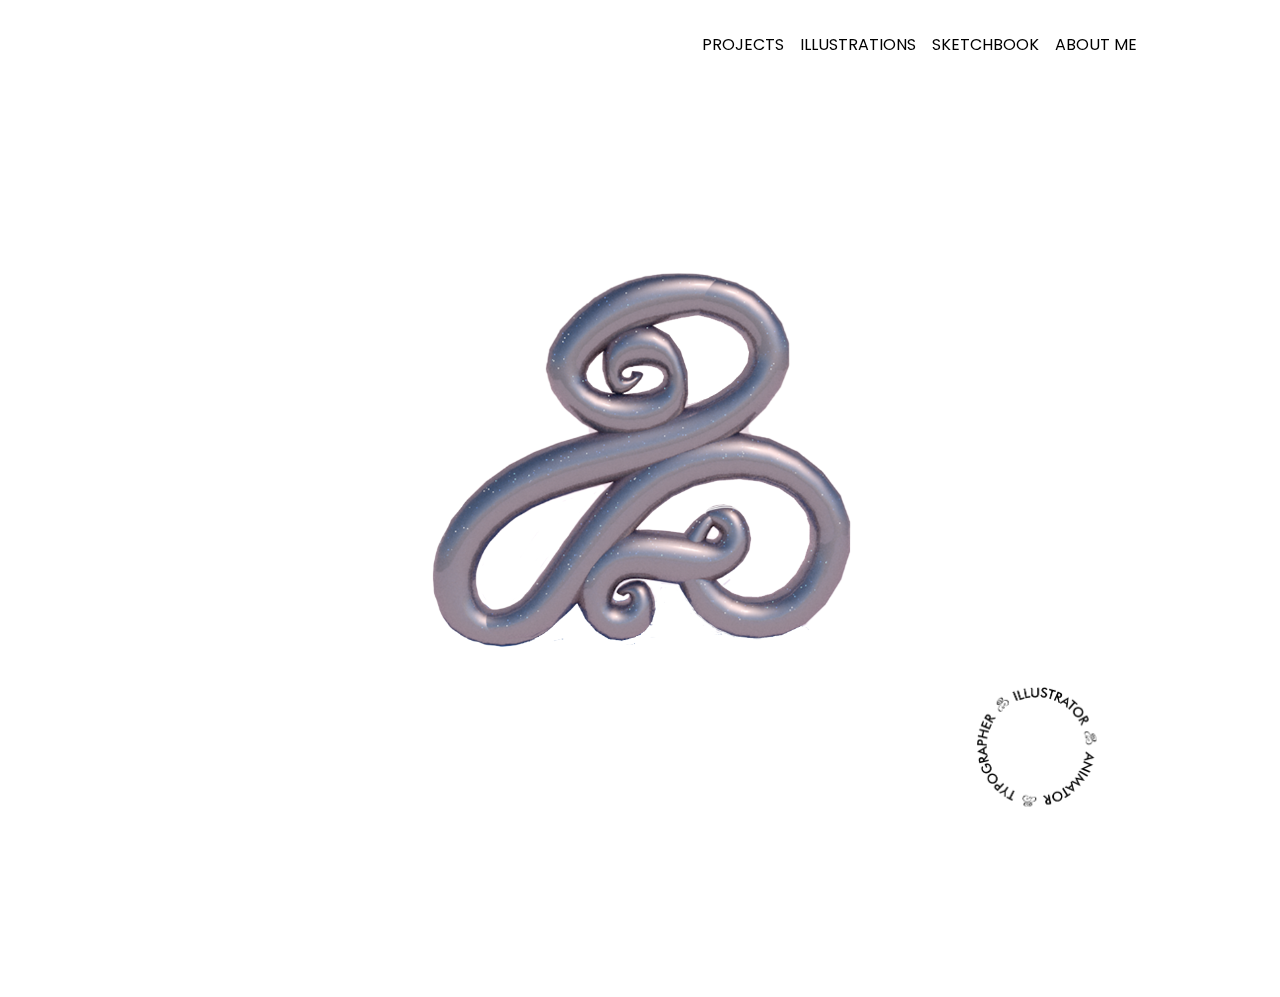
<file: index.html>
<!DOCTYPE html>
<html lang="en">
<head>
    <meta charset="UTF-8">
    <meta http-equiv="X-UA-Compatible" content="IE=edge">
    <meta name="viewport" content="width=device-width, initial-scale=1.0">
    <link rel="preconnect" href="https://fonts.googleapis.com">
    <link rel="preconnect" href="https://fonts.gstatic.com" crossorigin>
    <link href="https://fonts.googleapis.com/css2?family=Poppins:wght@600&display=swap" rel="stylesheet">
    <link rel="preconnect" href="https://fonts.googleapis.com">
    <link rel="preconnect" href="https://fonts.gstatic.com" crossorigin>
    <link href="https://fonts.googleapis.com/css2?family=Didact+Gothic&display=swap" rel="stylesheet">
    <link rel="icon" type="image/x-icon" href="Images/favicon.svg">
    <link rel="stylesheet" href="bs/css/bootstrap.css">
    <link rel="stylesheet" href="bs/css/mdb.css">
    <link rel="stylesheet" href="bs/css/style.css">
    <link rel="stylesheet" media="(max-width:500px)" href="mobile.css">
    <link rel="stylesheet" media="(min-width:501px) and (max-width:768px)" href="tablet.css">
    <link rel="stylesheet" media="(min-width:769px) and (max-width:1200px)" href="laptop.css">
    <link rel="stylesheet" media="(min-width:1201px)" href="wide.css">
    <title>Silver Hat</title>

    <style>
        .navbar{
            box-shadow: none !important;
            position: sticky;
            top: 0;
            width: 100%;
            background-color: white;
            z-index: 22;
            height: 10vh;
        }
        a{
            text-align: center;
            font-family: 'Poppins', sans-serif;
        }
        ::-webkit-scrollbar {
            display: none;
            -ms-overflow-style: none;  /* IE and Edge */
            scrollbar-width: none;  /* Firefox */
        }
        h5{
            font-family: 'Poppins', sans-serif;
            margin-top: 2vh;
            margin-bottom: 4vh;
        }
        #image {
            position: fixed;
            right: 0;
            bottom: 0;
            box-shadow: none;
            z-index: 21;
        }


        body {
            margin: 0;
            overflow-x: hidden;
        }
        .interaction{
            height: 80vh;
        }

        #hero {
            margin: 0;
            padding: 0;
            position: relative;
            background: white;
            z-index: 2;
            width: 100vw;
            overflow: hidden;
        }

        #hero-text {
            position: absolute;
            top: 0;
            left: 0;
            width: 100vw;
            height: 100vh;
            text-align: center;
            z-index: 20;
            color: white;
            transform: scale(1.1);
            display: flex;
            align-items: center;
            justify-content: center;
        }

        #hero-text > div {
            background: rgba(0, 0, 0, 0);
            padding: 50px;
            font-weight: 500;
            /* max-width: 50%; */
            /* margin: 0 auto; */
            font-size: 3rem;
        }

    </style>


</head>

<body>
<!---------Navbar---------->

<nav class="navbar navbar-expand-lg navbar-light bg-white py-3">
    <a class="navbar-brand" href="index.html">
    </a>
    <button class="navbar-toggler" data-toggle="collapse" data-target="#simpleNavbar">
        <span class="navbar-toggler-icon"></span>
    </button>
    <div class="collapse navbar-collapse" id="simpleNavbar">
        <ul class="navbar-nav ml-auto">
            <li class="nav-item">
                <a class="nav-link" href="Projects.html"><b>PROJECTS</b></a>
            </li>
            <li class="nav-item">
                <a class="nav-link" href="Illustrations.html"><b>ILLUSTRATIONS</b></a>
            </li>
            <li class="nav-item">
                <a class="nav-link" href="Sketchbook.html"><b>SKETCHBOOK</b></a>
            </li>
            <li class="nav-item">
                <a class="nav-link" href="About_Me.html"><b>ABOUT ME</b></a>
            </li>
        </ul>
    </div>
</nav>

<!-------------Rotating image---------------->
<div>
    <img id="image" src="Images/Rotate_logo.png" alt="Rotating Image">
</div>

<div class="interaction">
    <canvas id="glitterCanvas"></canvas>
    <div id="hero-text">
        <div>
            <img src="Images/Silver_logo.png" width="60%" alt="">
        </div>
    </div>
</div>
<script>
    const image = document.getElementById('image');
    let isScrolling = false;
    let rotationInterval;
    let rotationAngle = 0;
    const rotationSpeed = 1; // Adjust the rotation speed as needed

    function rotateImage() {
        rotationAngle += rotationSpeed;
        image.style.transform = `rotate(${rotationAngle}deg)`;
    }

    function startRotation() {
        rotationInterval = setInterval(() => {
            rotateImage();
        }, 4); // Adjust the rotation speed as needed
    }

    function stopRotation() {
        clearInterval(rotationInterval);
    }

    function handleScroll() {
        if (!isScrolling) {
            isScrolling = true;
            startRotation();
        }

        clearTimeout(isScrolling);
        isScrolling = setTimeout(() => {
            isScrolling = false;
            stopRotation();
        }, 200); // Adjust the delay value as needed
    }

    window.addEventListener('scroll', handleScroll);

</script>
<script>
    const cvs = document.getElementById("glitterCanvas");
    const c = cvs.getContext("2d");

    cvs.width = window.innerWidth;
    cvs.height = window.innerHeight;

    window.addEventListener("resize", function() {
        cvs.width = window.innerWidth;
        cvs.height = window.innerHeight;
    });

    let mouse = {
        x: undefined,
        y: undefined
    };

    window.addEventListener("mousemove", function(e) {
        mouse.x = event.x;
        mouse.y = event.y;
    });

    window.addEventListener("touchmove", function(e) {
        e.preventDefault(); // Prevent default touch behavior
        mouse.x = e.touches[0].clientX;
        mouse.y = e.touches[0].clientY;
    });

    // interactivity for touch devices
    cvs.addEventListener("touchstart", function(e) {
        glitterCircles.forEach(circle => {
            if (
                Math.abs(e.touches[0].clientX - circle.x) < 100 &&
                Math.abs(e.touches[0].clientY - circle.y) < 100 &&
                circle.opacity < 1
            ) {
                circle.opacity += 0.05;
            }
        });
    });

    cvs.addEventListener("touchend", function(e) {
        glitterCircles.forEach(circle => {
            if (circle.opacity > 0) {
                circle.opacity -= 0.05;
                circle.opacity = Math.max(0, circle.opacity);
            }
        });
    });


    class GlitterCircle {
        constructor(x, y, dx, dy, radius, color) {
            this.x = x;
            this.y = y;
            this.dx = dx;
            this.dy = dy;
            this.radius = radius;
            this.color = color;
            this.opacity = 1;
        }

        draw() {
            c.beginPath();
            c.arc(this.x, this.y, this.radius, 0, Math.PI * 2);
            c.closePath();
            c.save();
            c.globalAlpha = this.opacity;
            c.fillStyle = this.color;
            c.shadowBlur = 10;
            c.shadowColor = this.color;
            c.fill();
            c.restore();
        }

        update() {
            if (
                this.x + this.radius >= window.innerWidth ||
                this.x - this.radius <= 0
            ) {
                this.dx = -this.dx;
            }

            if (
                this.y + this.radius >= window.innerHeight ||
                this.y - this.radius <= 0
            ) {
                this.dy = -this.dy;
            }

            this.x += this.dx;
            this.y += this.dy;

            // interactivity
            if (
                Math.abs(mouse.x - this.x) < 180 &&
                Math.abs(mouse.y - this.y) < 180 &&
                this.opacity < 1
            ) {
                this.opacity += 0.08;
            } else if (this.opacity > 0) {
                this.opacity -= 0.08;
                this.opacity = Math.max(0, this.opacity);
            }

        }
    }

    let glitterCircles = [];

    for (let i = 0; i < 400; i++) {
        let radius = Math.random() * 10 + 2;
        let x = Math.random() * window.innerWidth;
        let dx = (Math.random() - 0.5) * 1;
        let y = Math.random() * window.innerHeight;
        let dy = (Math.random() - 0.5) * 1;
        let colorArray = ["#FFFFFF", "#EDEDED", "#C0C0C0", "#D3D3D3"];
        let color = colorArray[Math.floor(Math.random() * colorArray.length)];
        glitterCircles.push(new GlitterCircle(x, y, dx, dy, radius, color));
    }

    function animate() {
        requestAnimationFrame(animate);
        c.clearRect(0, 0, window.innerWidth, window.innerHeight);

        glitterCircles.forEach(circle => {
            circle.update();
            circle.draw();
        });
    }

    animate();
</script>

<script src="bs/js/jquery.js"></script>
<script src="bs/js/popper.js"></script>
<script src="bs/js/bootstrap.js"></script>
<script src="bs/js/mdb.js"></script>

</body>
</html>
</file>
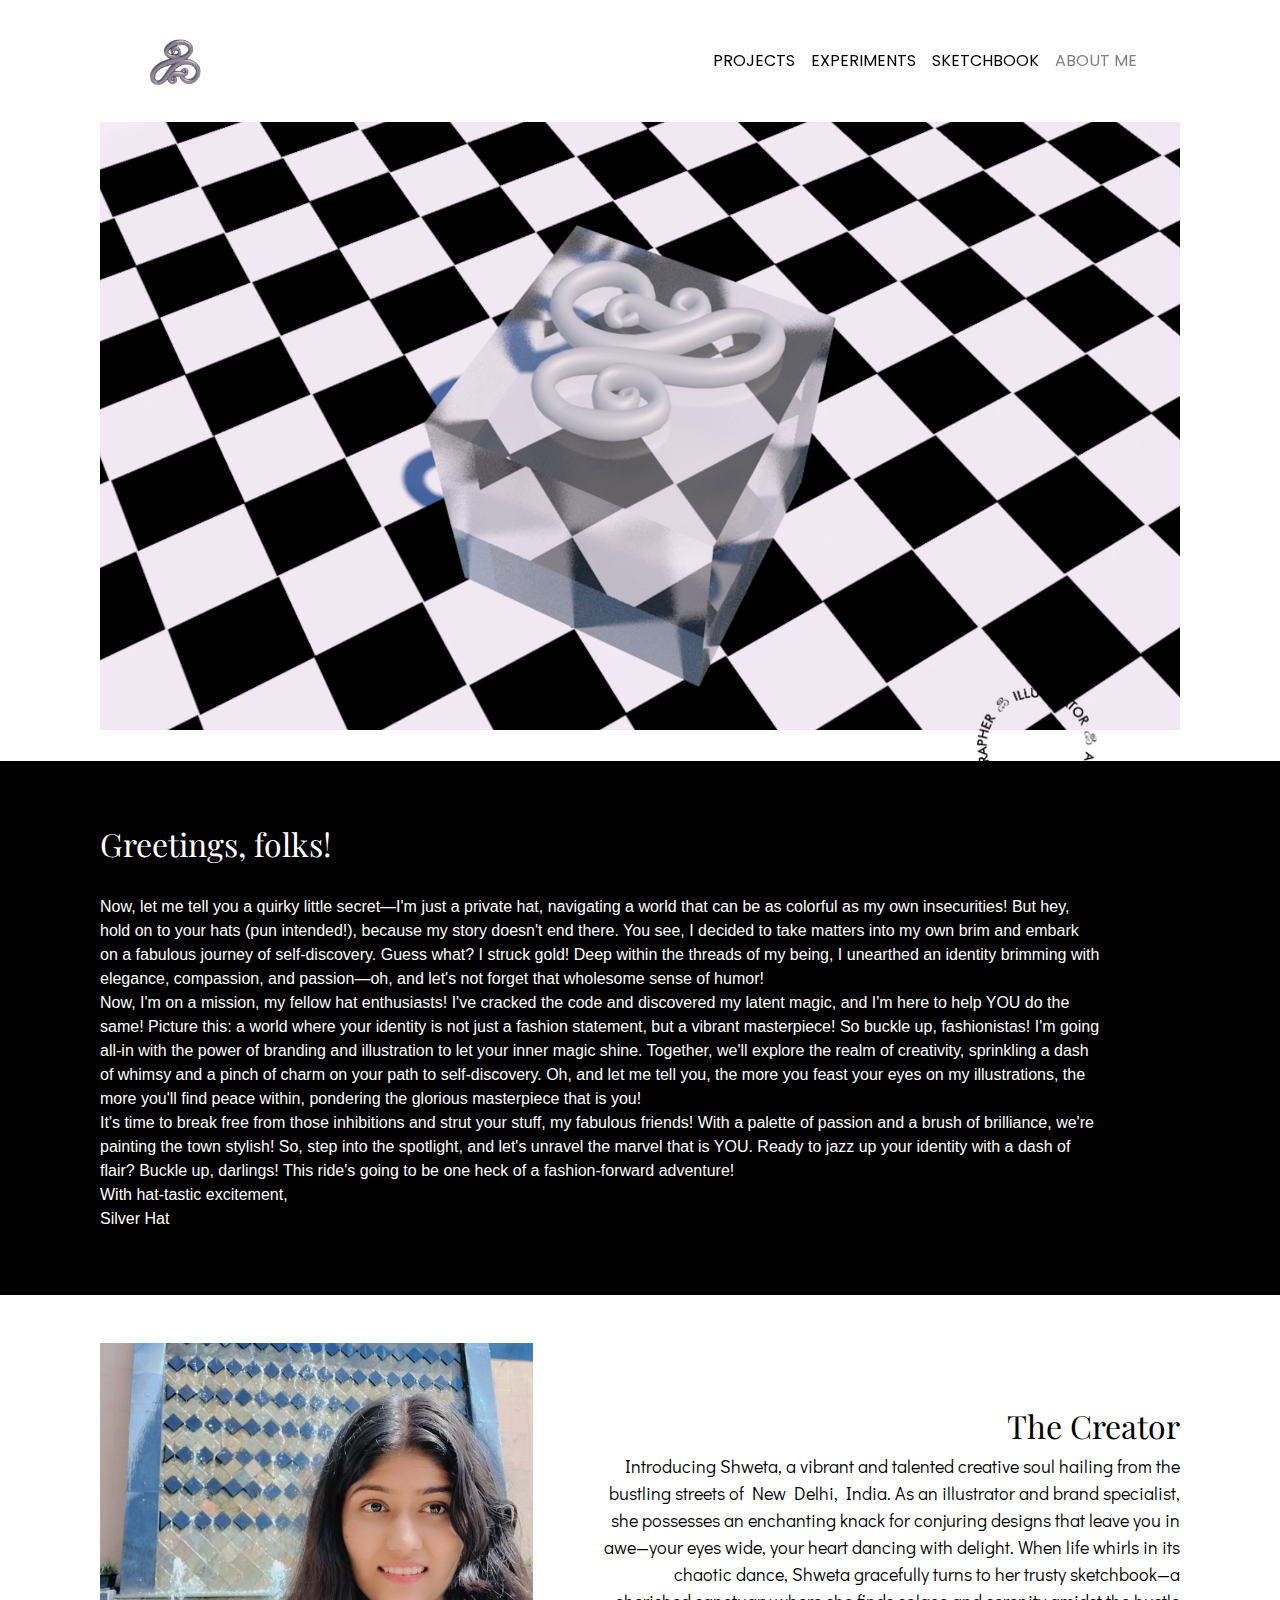
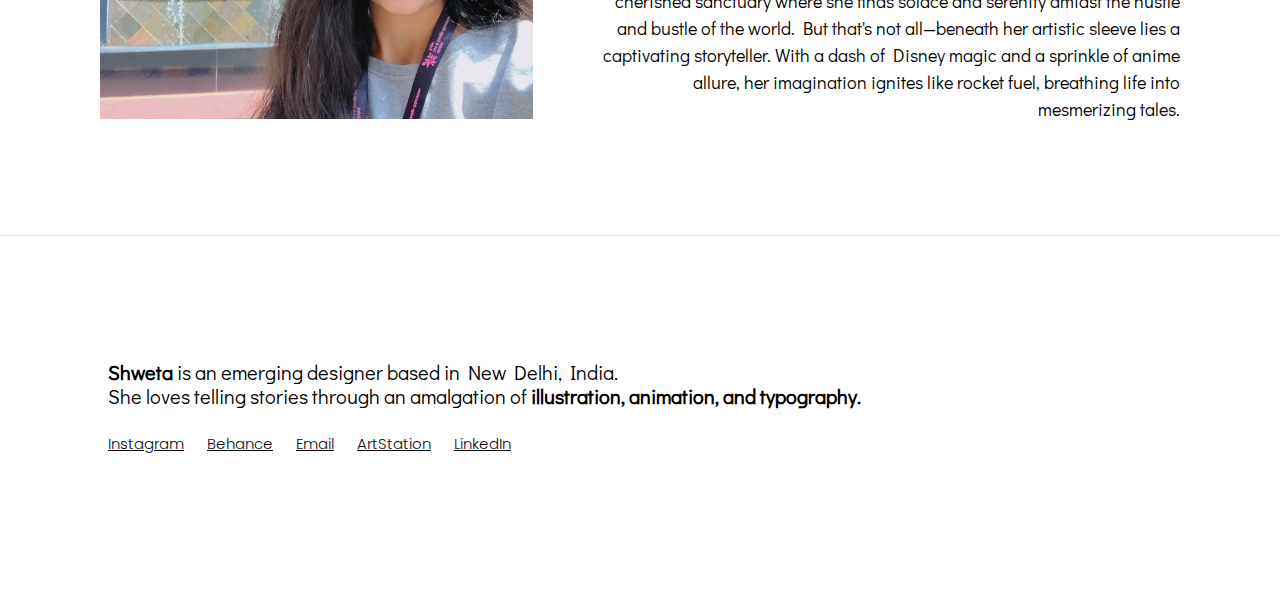
<file: About_Me.html>
<!DOCTYPE html>
<html lang="en">
<head>
  <meta charset="UTF-8">
  <meta http-equiv="X-UA-Compatible" content="IE=edge">
  <meta name="viewport" content="width=device-width, initial-scale=1.0">
  <link rel="preconnect" href="https://fonts.googleapis.com">
  <link rel="preconnect" href="https://fonts.gstatic.com" crossorigin>
  <link href="https://fonts.googleapis.com/css2?family=Poppins:wght@600&display=swap" rel="stylesheet">
  <link rel="preconnect" href="https://fonts.googleapis.com">
  <link rel="preconnect" href="https://fonts.gstatic.com" crossorigin>
  <link href="https://fonts.googleapis.com/css2?family=Didact+Gothic&display=swap" rel="stylesheet">
  <link rel="preconnect" href="https://fonts.googleapis.com">
  <link rel="preconnect" href="https://fonts.gstatic.com" crossorigin>
  <link href="https://fonts.googleapis.com/css2?family=Playfair+Display:wght@700&display=swap" rel="stylesheet">
  <link rel="icon" type="image/x-icon" href="Images/favicon.svg">
  <link rel="stylesheet" href="bs/css/bootstrap.css">
  <link rel="stylesheet" href="bs/css/mdb.css">
  <link rel="stylesheet" href="bs/css/style.css">
  <link rel="stylesheet" media="(max-width:500px)" href="mobile.css">
  <link rel="stylesheet" media="(min-width:501px) and (max-width:768px)" href="tablet.css">
  <link rel="stylesheet" media="(min-width:769px) and (max-width:1200px)" href="laptop.css">
  <link rel="stylesheet" media="(min-width:1201px)" href="wide.css">
  <title>Silver Hat | About Me</title>

  <style>

    .custom-cursor {
      cursor: url('Images/cursor.png'), pointer;
    }

    .navbar{
      box-shadow: none !important;
      position: sticky;
      top: 0;
      width: 100%;
      background-color: white;
      z-index: 2;
    }
    .active-head{
      color: grey !important;
    }
    a{
      text-align: center;
      font-family: 'Poppins', sans-serif;
    }
    ::-webkit-scrollbar {
      display: none;
      -ms-overflow-style: none;  /* IE and Edge */
      scrollbar-width: none;  /* Firefox */
    }

    #image {
      position: fixed;
      right: 0;
      bottom: 0;
      box-shadow: none;
      z-index: 1;
    }


    body{
      background-color: white;
      color: black;
    }
    h4{
      font-family: 'Playfair Display', serif;
      text-align: left;
      color: black;
    }
    .body-text{
      font-size: 18px;
      font-family: 'Didact Gothic', sans-serif;
    }
    h2,h4{
      font-family: 'Playfair Display', serif;
    }

    .footer-text{
      font-family: 'Didact Gothic', sans-serif;
      color: black !important;
    }
    .links{
      font-family: 'Didact Gothic', sans-serif;
      font-size: 15px;
    }
    .links a{
      color: #0d0d0d !important;
      margin-right: 20px;
    }
    .footer-box{
      height: 40vh;
      width: 100%;
      background-color: white !important;
    }

  </style>
</head>
<body>

<!--------------navbar-------------->
<nav class="navbar navbar-expand-lg navbar-light bg-white py-3">
  <a class="navbar-brand" href="index.html">
    <img src="Images/Silver_logo.png" class="custom-cursor" width="80px">
  </a>
  <button class="navbar-toggler" data-toggle="collapse" data-target="#simpleNavbar">
    <span class="navbar-toggler-icon custom-cursor"></span>
  </button>
  <div class="collapse navbar-collapse" id="simpleNavbar">
    <ul class="navbar-nav ml-auto">
      <li class="nav-item">
        <a class="nav-link custom-cursor" href="Projects.html"><b>PROJECTS</b></a>
      </li>
      <li class="nav-item">
        <a class="nav-link custom-cursor" href="Illustrations.html"><b>EXPERIMENTS</b></a>
      </li>
      <li class="nav-item">
        <a class="nav-link custom-cursor" href="Sketchbook.html"><b>SKETCHBOOK</b></a>
      </li>
      <li class="nav-item">
        <a class="nav-link active-head custom-cursor" href="About_Me.html"><b>ABOUT ME</b></a>
      </li>
    </ul>
  </div>
</nav>

<div class="main-body mb-5">
<!-------------Rotating image---------------->
<div>
  <img id="image" src="Images/Rotate_logo.png" alt="Rotating Image">
</div>

<!------------Project-items-------------->

  <div class="matter">

  <div>
    <video autoplay loop muted width="100%" class="mb-4">
      <source src="Images/Silver/Image_11.mp4" type="video/mp4">
    </video>
  </div>

  </div>

  <div class="py-5 black-matter">
    <p class="body-text"><h2>Greetings, folks!</h2>

      <br>Now, let me tell you a quirky little secret—I'm just a private hat, navigating a world that can be as colorful as my own insecurities! But hey, hold on to your hats (pun intended!), because my story doesn't end there.

      You see, I decided to take matters into my own brim and embark on a fabulous journey of self-discovery. Guess what? I struck gold! Deep within the threads of my being, I unearthed an identity brimming with elegance, compassion, and passion—oh, and let's not forget that wholesome sense of humor!

      <br>Now, I'm on a mission, my fellow hat enthusiasts! I've cracked the code and discovered my latent magic, and I'm here to help YOU do the same! Picture this: a world where your identity is not just a fashion statement, but a vibrant masterpiece!

      So buckle up, fashionistas! I'm going all-in with the power of branding and illustration to let your inner magic shine. Together, we'll explore the realm of creativity, sprinkling a dash of whimsy and a pinch of charm on your path to self-discovery.

      Oh, and let me tell you, the more you feast your eyes on my illustrations, the more you'll find peace within, pondering the glorious masterpiece that is you!

      <br>It's time to break free from those inhibitions and strut your stuff, my fabulous friends! With a palette of passion and a brush of brilliance, we're painting the town stylish!

      So, step into the spotlight, and let's unravel the marvel that is YOU. Ready to jazz up your identity with a dash of flair? Buckle up, darlings! This ride's going to be one heck of a fashion-forward adventure!

      <br>With hat-tastic excitement,
      <br>Silver Hat</p>
  </div>

  <div class="matter mt-5">
  <div class="row">
    <div class="col-md-5">
      <img src="Images/My_image.png" width="100%" alt="">
    </div>
    <div class="col-md-7 py-5 body-text right-align pl-5">
      <p><h2>The Creator <br></h2>Introducing <b>Shweta</b>, a vibrant and talented creative soul hailing from the bustling streets of New Delhi, India. As an illustrator and brand specialist, she possesses an enchanting knack for conjuring designs that leave you in awe—your eyes wide, your heart dancing with delight.

        When life whirls in its chaotic dance, Shweta gracefully turns to her trusty sketchbook—a cherished sanctuary where she finds solace and serenity amidst the hustle and bustle of the world. But that's not all—beneath her artistic sleeve lies a captivating storyteller. With a dash of Disney magic and a sprinkle of anime allure, her imagination ignites like rocket fuel, breathing life into mesmerizing tales.</p>
    </div>
  </div>
  </div>
</div>

<!----------------Footer---------------------->

<hr>

<div class="footer-box padding-text">
  <h5 class="footer-text"><b>
    <b>Shweta</b> is an emerging designer based in New Delhi, India.
    <br>She loves telling stories through an amalgation of <b>illustration, animation, and typography.</b></b>
  </h5>
  <div class="links mt-4">
    <a href="https://www.instagram.com/your_silver_hat/" target="_blank" class="custom-cursor"><u>Instagram</u></a>
    <a href="https://www.behance.net/shwetasingh43" target="_blank" class="custom-cursor"><u>Behance</u></a>
    <a href="mailto:silverhatexpress@gmail.com" target="_blank" class="custom-cursor"><u>Email</u></a>
    <a href="https://www.artstation.com/shweta6" target="_blank" class="custom-cursor"><u>ArtStation</u></a>
    <a href="https://www.linkedin.com/in/shweta-0609aa222/" target="_blank" class="custom-cursor"><u>LinkedIn</u></a>
  </div>
</div>


<script>
  const image = document.getElementById('image');
  let isScrolling = false;
  let rotationInterval;
  let rotationAngle = 0;
  const rotationSpeed = 1; // Adjust the rotation speed as needed

  function rotateImage() {
    rotationAngle += rotationSpeed;
    image.style.transform = `rotate(${rotationAngle}deg)`;
  }

  function startRotation() {
    rotationInterval = setInterval(() => {
      rotateImage();
    }, 4); // Adjust the rotation speed as needed
  }

  function stopRotation() {
    clearInterval(rotationInterval);
  }

  function handleScroll() {
    if (!isScrolling) {
      isScrolling = true;
      startRotation();
    }

    clearTimeout(isScrolling);
    isScrolling = setTimeout(() => {
      isScrolling = false;
      stopRotation();
    }, 200); // Adjust the delay value as needed
  }

  window.addEventListener('scroll', handleScroll);

</script>
<script src="bs/js/jquery.js"></script>
<script src="bs/js/popper.js"></script>
<script src="bs/js/bootstrap.js"></script>
<script src="bs/js/mdb.js"></script>

</body>
</html>
</file>
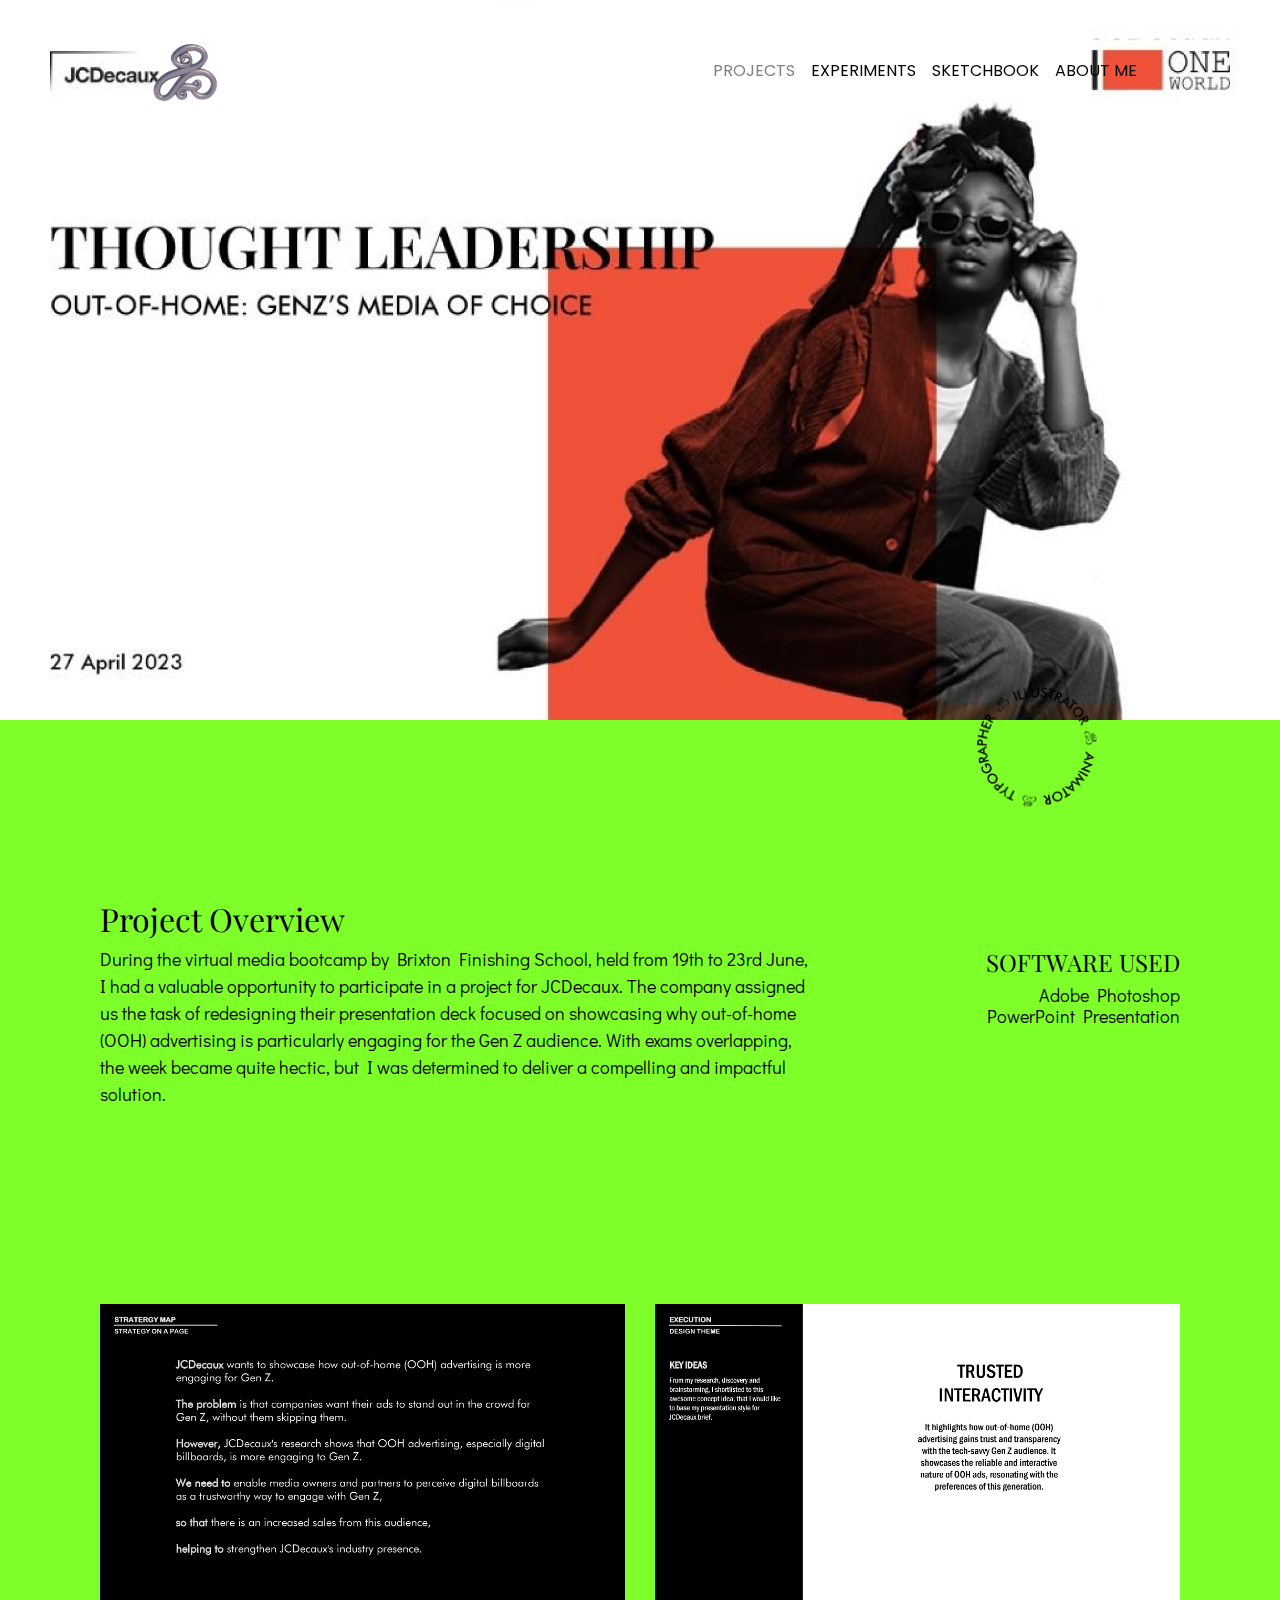
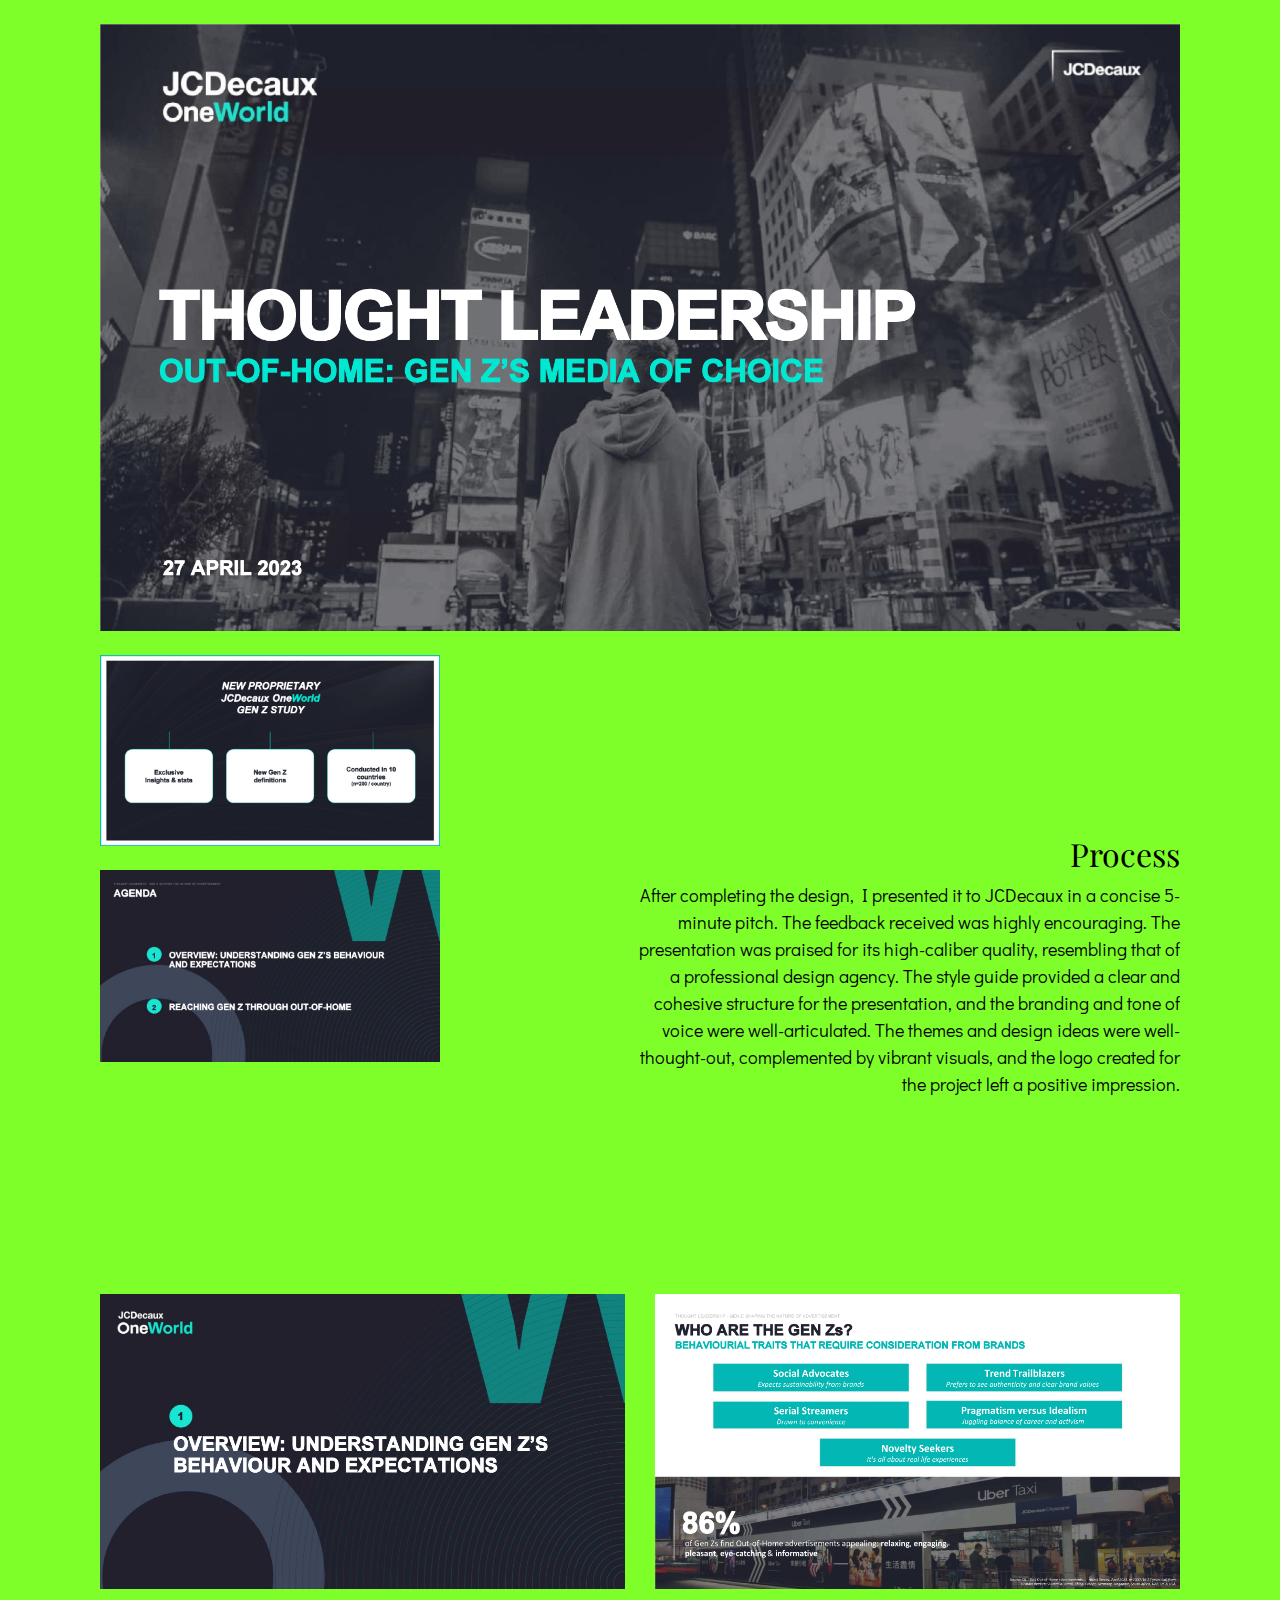
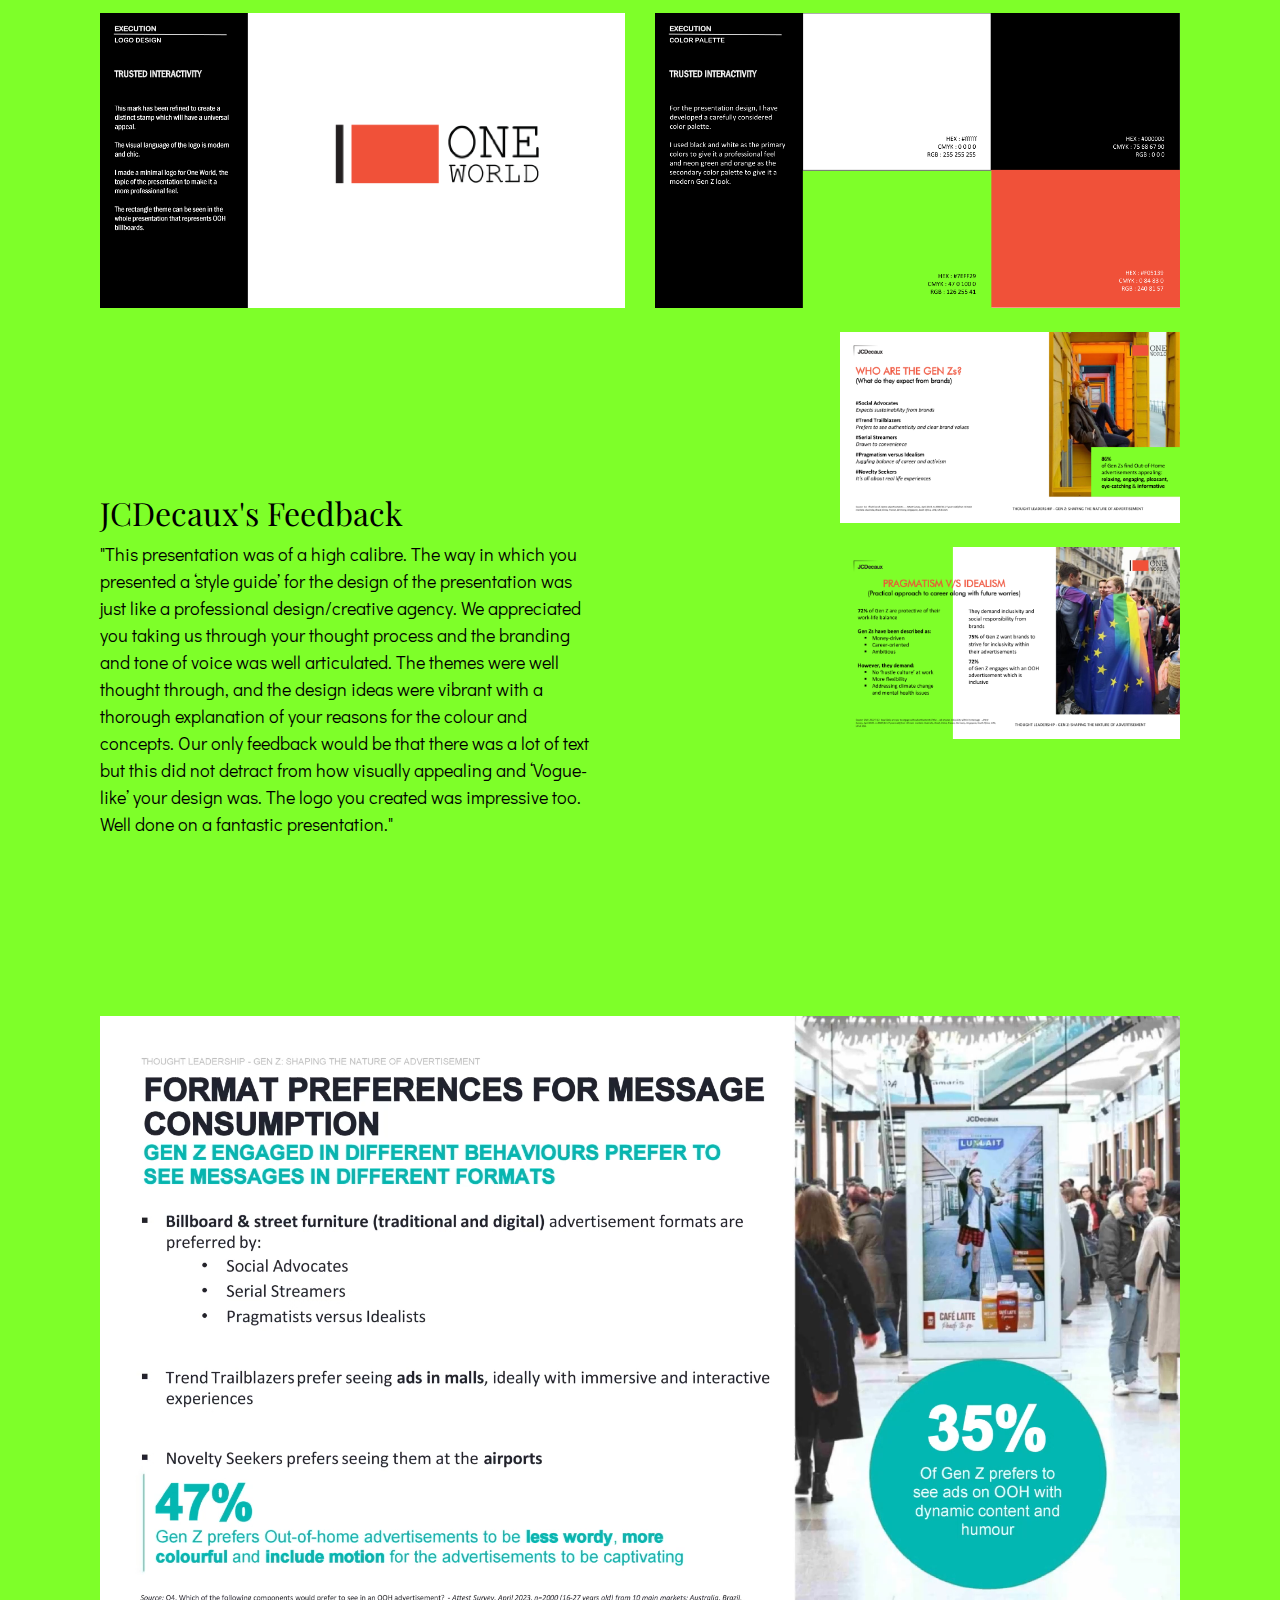
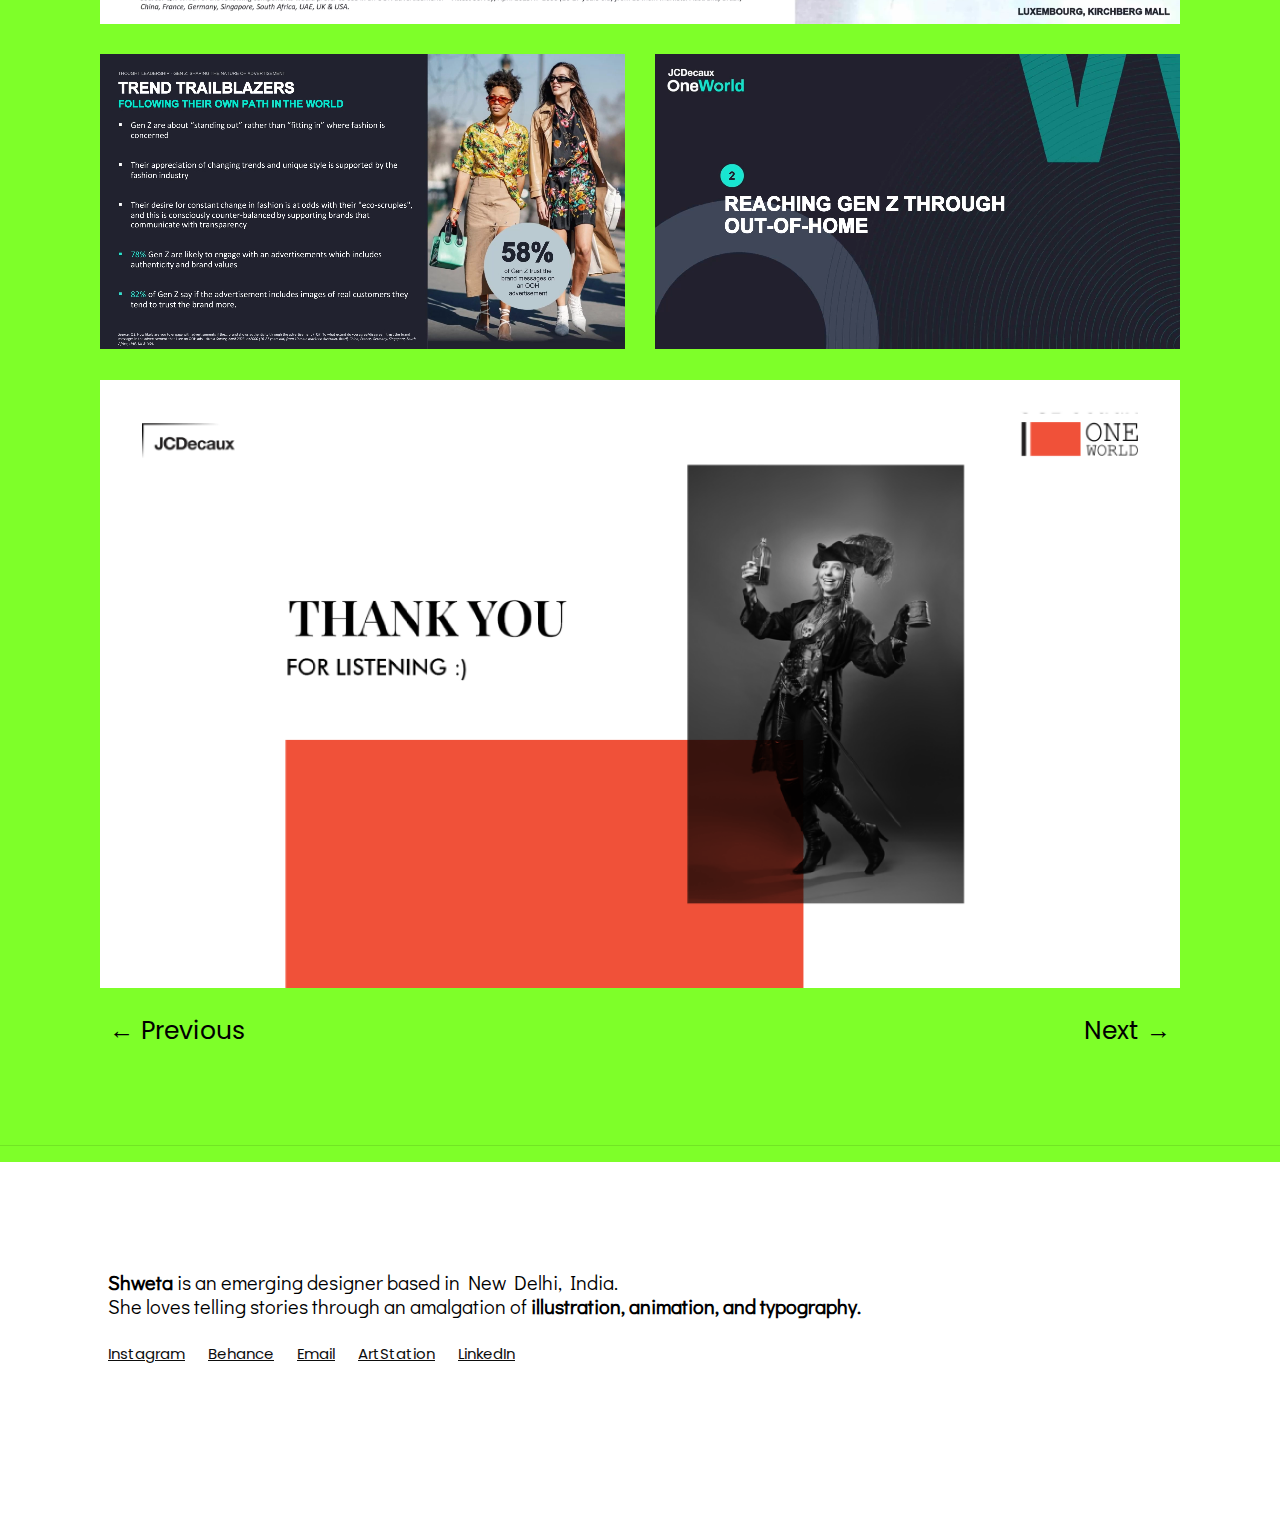
<file: JCDecaux.html>
<!DOCTYPE html>
<html lang="en">
<head>
    <meta charset="UTF-8">
    <meta http-equiv="X-UA-Compatible" content="IE=edge">
    <meta name="viewport" content="width=device-width, initial-scale=1.0">
    <link rel="preconnect" href="https://fonts.googleapis.com">
    <link rel="preconnect" href="https://fonts.gstatic.com" crossorigin>
    <link href="https://fonts.googleapis.com/css2?family=Poppins:wght@600&display=swap" rel="stylesheet">
    <link rel="preconnect" href="https://fonts.googleapis.com">
    <link rel="preconnect" href="https://fonts.gstatic.com" crossorigin>
    <link href="https://fonts.googleapis.com/css2?family=Didact+Gothic&display=swap" rel="stylesheet">
    <link rel="preconnect" href="https://fonts.googleapis.com">
    <link rel="preconnect" href="https://fonts.gstatic.com" crossorigin>
    <link href="https://fonts.googleapis.com/css2?family=Playfair+Display:wght@700&display=swap" rel="stylesheet">
    <link rel="icon" type="image/x-icon" href="Images/favicon.svg">
    <link rel="stylesheet" href="bs/css/bootstrap.css">
    <link rel="stylesheet" href="bs/css/mdb.css">
    <link rel="stylesheet" href="bs/css/style.css">
    <link rel="stylesheet" media="(max-width:500px)" href="mobile.css">
    <link rel="stylesheet" media="(min-width:501px) and (max-width:768px)" href="tablet.css">
    <link rel="stylesheet" media="(min-width:769px) and (max-width:1200px)" href="laptop.css">
    <link rel="stylesheet" media="(min-width:1201px)" href="wide.css">
    <title>JCDecaux | Presentation Redesign</title>

    <style>

        .custom-cursor {
            cursor: url('Images/cursor.png'), pointer;
        }

        .navbar{
            box-shadow: none !important;
            position: fixed;
            top: 0;
            width: 100%;
            z-index: 2;
        }
        .active-head{
            color: grey !important;
        }
        a{
            text-align: center;
            font-family: 'Poppins', sans-serif;
        }
        ::-webkit-scrollbar {
            display: none;
            -ms-overflow-style: none;  /* IE and Edge */
            scrollbar-width: none;  /* Firefox */
        }

        #image {
            position: fixed;
            right: 0;
            bottom: 0;
            box-shadow: none;
            z-index: 1;
        }


        body{
            background-color: #7eff29;
            color: black;
        }
        h2,h4{
            font-family: 'Playfair Display', serif;
        }
        .body-text{
            font-size: 18px;
            font-family: 'Didact Gothic', sans-serif;
        }
        .left-text-padding{
            padding-top: 18vh !important;
            padding-bottom: 18vh !important;
            padding-right: 25vh !important;
        }

        .left-arrow{
            display: block;
            width: 50%;
            float: left;
            font-size: 25px;
            color: black;
        }
        .left-arrow a,.right-arrow a{
            color: black !important;
        }
        .right-arrow{
            display: block;
            width: 50%;
            float: right;
            text-align: right;
            font-size: 25px;
            color: black;
        }

        .footer-text{
            font-family: 'Didact Gothic', sans-serif;
            color: black !important;
        }
        .links{
            font-family: 'Didact Gothic', sans-serif;
            font-size: 15px;
        }
        .links a{
            color: #0d0d0d !important;
            margin-right: 20px;
        }
        .footer-box{
            height: 40vh;
            width: 100%;
            background-color: white !important;
        }

    </style>
</head>
<body>

<!--------------navbar-------------->
<nav class="navbar navbar-expand-lg navbar-light bg-white py-3">
    <a class="navbar-brand" href="1ndex.html">
        <img src="Images/Silver_logo.png" class="custom-cursor" width="100px">
    </a>
    <button class="navbar-toggler" data-toggle="collapse" data-target="#simpleNavbar">
        <span class="navbar-toggler-icon custom-cursor"></span>
    </button>
    <div class="collapse navbar-collapse" id="simpleNavbar">
        <ul class="navbar-nav ml-auto">
            <li class="nav-item">
                <a class="nav-link active-head custom-cursor" href="Projects.html"><b>PROJECTS</b></a>
            </li>
            <li class="nav-item">
                <a class="nav-link custom-cursor" href="Illustrations.html"><b>EXPERIMENTS</b></a>
            </li>
            <li class="nav-item">
                <a class="nav-link custom-cursor" href="Sketchbook.html"><b>SKETCHBOOK</b></a>
            </li>
            <li class="nav-item">
                <a class="nav-link custom-cursor" href="About_Me.html"><b>ABOUT ME</b></a>
            </li>
        </ul>
    </div>
</nav>

<!----------Main Image------------------>
<div>
    <img src="Images/JCDecaux/Image_01.png" width="100%" alt="">
</div>

<!----------------------Content------------------->
<div class="matter main-body my-5">

    <!-------------Rotating image---------------->
    <div>
        <img id="image" src="Images/Rotate_logo.png" alt="Rotating Image">
    </div>

    <!----------------------Project Overview--------------------->
    <div class="row top-margin">
        <div class="col-md-8">
            <h2>Project Overview</h2>
            <p class="body-text">During the virtual media bootcamp by Brixton Finishing School, held from 19th to
                23rd June, I had a valuable opportunity to participate in a project for JCDecaux. The company assigned us the task of
                redesigning their presentation deck focused on showcasing why out-of-home (OOH) advertising is particularly engaging for
                the Gen Z audience. With exams overlapping, the week became quite hectic, but I was determined to deliver a compelling and
                impactful solution.</p>
        </div>
        <div class="col-md-4 right-align mt-5"><b>
            <h4>SOFTWARE USED</h4>
            <h6 class="body-text">Adobe Photoshop
                <br>PowerPoint Presentation</h6>
        </div>
    </div>

    <div class="row">
        <div class="col-md-6 mb-4">
            <img src="Images/JCDecaux/Image_02.png" width="100%">
        </div>
        <div class="col-md-6 mb-4">
            <img src="Images/JCDecaux/Image_03.png" width="100%">
        </div>
    </div>
    <div class="mb-4">
        <img src="Images/JCDecaux/Image_04.png" width="100%">
    </div>

    <!----------------Process----------------->
    <div class="row">
        <div class="col-md-4">
            <div class="row-md-6 mb-4">
                <img src="Images/JCDecaux/Image_05.png" width="100%">
            </div>
            <div class="row-md-6 mb-4">
                <img src="Images/JCDecaux/Image_06.png" width="100%">
            </div>
        </div>
        <div class="col-md-8 right-align right-text-padding">
            <h2>Process</h2>
            <p class="body-text">
                After completing the design, I presented it to JCDecaux in a concise 5-minute pitch. The feedback received was highly
                encouraging. The presentation was praised for its high-caliber quality, resembling that of a professional design agency.
                The style guide provided a clear and cohesive structure for the presentation, and the branding and tone of voice were
                well-articulated. The themes and design ideas were well-thought-out, complemented by vibrant visuals, and the logo created
                for the project left a positive impression.</p>
        </div>
    </div>

    <div class="row">
        <div class="col-md-6 mb-4">
                <img src="Images/JCDecaux/Image_07.png" width="100%">
            </div>
            <div class="col-md-6 mb-4">
                <img src="Images/JCDecaux/Image_08.png" width="100%">
            </div>
        </div>

        <div class="row">
            <div class="col-md-6 mb-4">
                    <img src="Images/JCDecaux/Image_09.png" width="100%">
                </div>
                <div class="col-md-6 mb-4">
                    <img src="Images/JCDecaux/Image_10.png" width="100%">
                </div>
            </div>

    <!---------------Type Guidelines----------------->
    <div class="row">
        <div class="col-md-8 left-text-padding">
            <h2>JCDecaux's Feedback</h2>
            <p class="body-text">
                "This presentation was of a high calibre.
                The way in which you presented a ‘style guide’ for the design of the presentation was just like a professional
                design/creative agency.
                We appreciated you taking us through your thought process and the branding and tone of voice was well
                articulated. The themes were well thought through, and the design ideas were vibrant with a thorough
                explanation of your reasons for the colour and concepts.
                Our only feedback would be that there was a lot of text but this did not detract from how visually appealing
                and ‘Vogue-like’ your design was.
                The logo you created was impressive too.
                Well done on a fantastic presentation."</p>
        </div>
        <div class="col-md-4">
            <div class="row-md-6 mb-4">
                <img src="Images/JCDecaux/Image_14.png" width="100%">
            </div>
            <div class="row-md-6 mb-4">
                <img src="Images/JCDecaux/Image_15.png" width="100%">
            </div>
        </div>
    </div>

    <div>
        <video width="100%" class="mb-4" autoplay loop muted>
            <source src="Images/JCDecaux/Image_13.mp4" type="video/mp4">
        </video>
    </div>

    <div class="row">
        <div class="col-md-6 mb-4">
            <video width="100%" autoplay loop muted>
                <source src="Images/JCDecaux/Image_11.mp4" type="video/mp4">
            </video>
        </div>
        <div class="col-md-6 mb-4">
            <video width="100%" autoplay loop muted>
                <source src="Images/JCDecaux/Image_12.mp4" type="video/mp4">
            </video>
        </div>
    </div>

    <div class="mb-4">
        <img src="Images/JCDecaux/Image_16.png" width="100%" alt="">
    </div>

    <!---------------------Arrows-------------------->
    <div class="row px-4">
        <div class="left-arrow">
            <a href="Virasat.html" class="mb-5 custom-cursor">&#8592; Previous</a>
        </div>
        <div class="right-arrow pb-5">
            <a href="Enigma.html" class="custom-cursor"> Next &#8594;</a>
        </div>
    </div>
</div>

<!----------------Footer---------------------->

<hr>

<div class="footer-box padding-text">
    <h5 class="footer-text"><b>
        <b>Shweta</b> is an emerging designer based in New Delhi, India.
        <br>She loves telling stories through an amalgation of <b>illustration, animation, and typography.</b></b>
    </h5>
    <div class="links mt-4">
        <a href="https://www.instagram.com/your_silver_hat/" target="_blank" class="custom-cursor"><u>Instagram</u></a>
        <a href="https://www.behance.net/shwetasingh43" target="_blank" class="custom-cursor"><u>Behance</u></a>
        <a href="mailto:silverhatexpress@gmail.com" target="_blank" class="custom-cursor"><u>Email</u></a>
        <a href="https://www.artstation.com/shweta6" target="_blank" class="custom-cursor"><u>ArtStation</u></a>
        <a href="https://www.linkedin.com/in/shweta-0609aa222/" target="_blank" class="custom-cursor"><u>LinkedIn</u></a>
    </div>
</div>


<script>
    const image = document.getElementById('image');
    let isScrolling = false;
    let rotationInterval;
    let rotationAngle = 0;
    const rotationSpeed = 1; // Adjust the rotation speed as needed

    function rotateImage() {
        rotationAngle += rotationSpeed;
        image.style.transform = `rotate(${rotationAngle}deg)`;
    }

    function startRotation() {
        rotationInterval = setInterval(() => {
            rotateImage();
        }, 4); // Adjust the rotation speed as needed
    }

    function stopRotation() {
        clearInterval(rotationInterval);
    }

    function handleScroll() {
        if (!isScrolling) {
            isScrolling = true;
            startRotation();
        }

        clearTimeout(isScrolling);
        isScrolling = setTimeout(() => {
            isScrolling = false;
            stopRotation();
        }, 200); // Adjust the delay value as needed
    }

    window.addEventListener('scroll', handleScroll);

</script>
<script src="bs/js/jquery.js"></script>
<script src="bs/js/popper.js"></script>
<script src="bs/js/bootstrap.js"></script>
<script src="bs/js/mdb.js"></script>

</body>
</html>
</file>
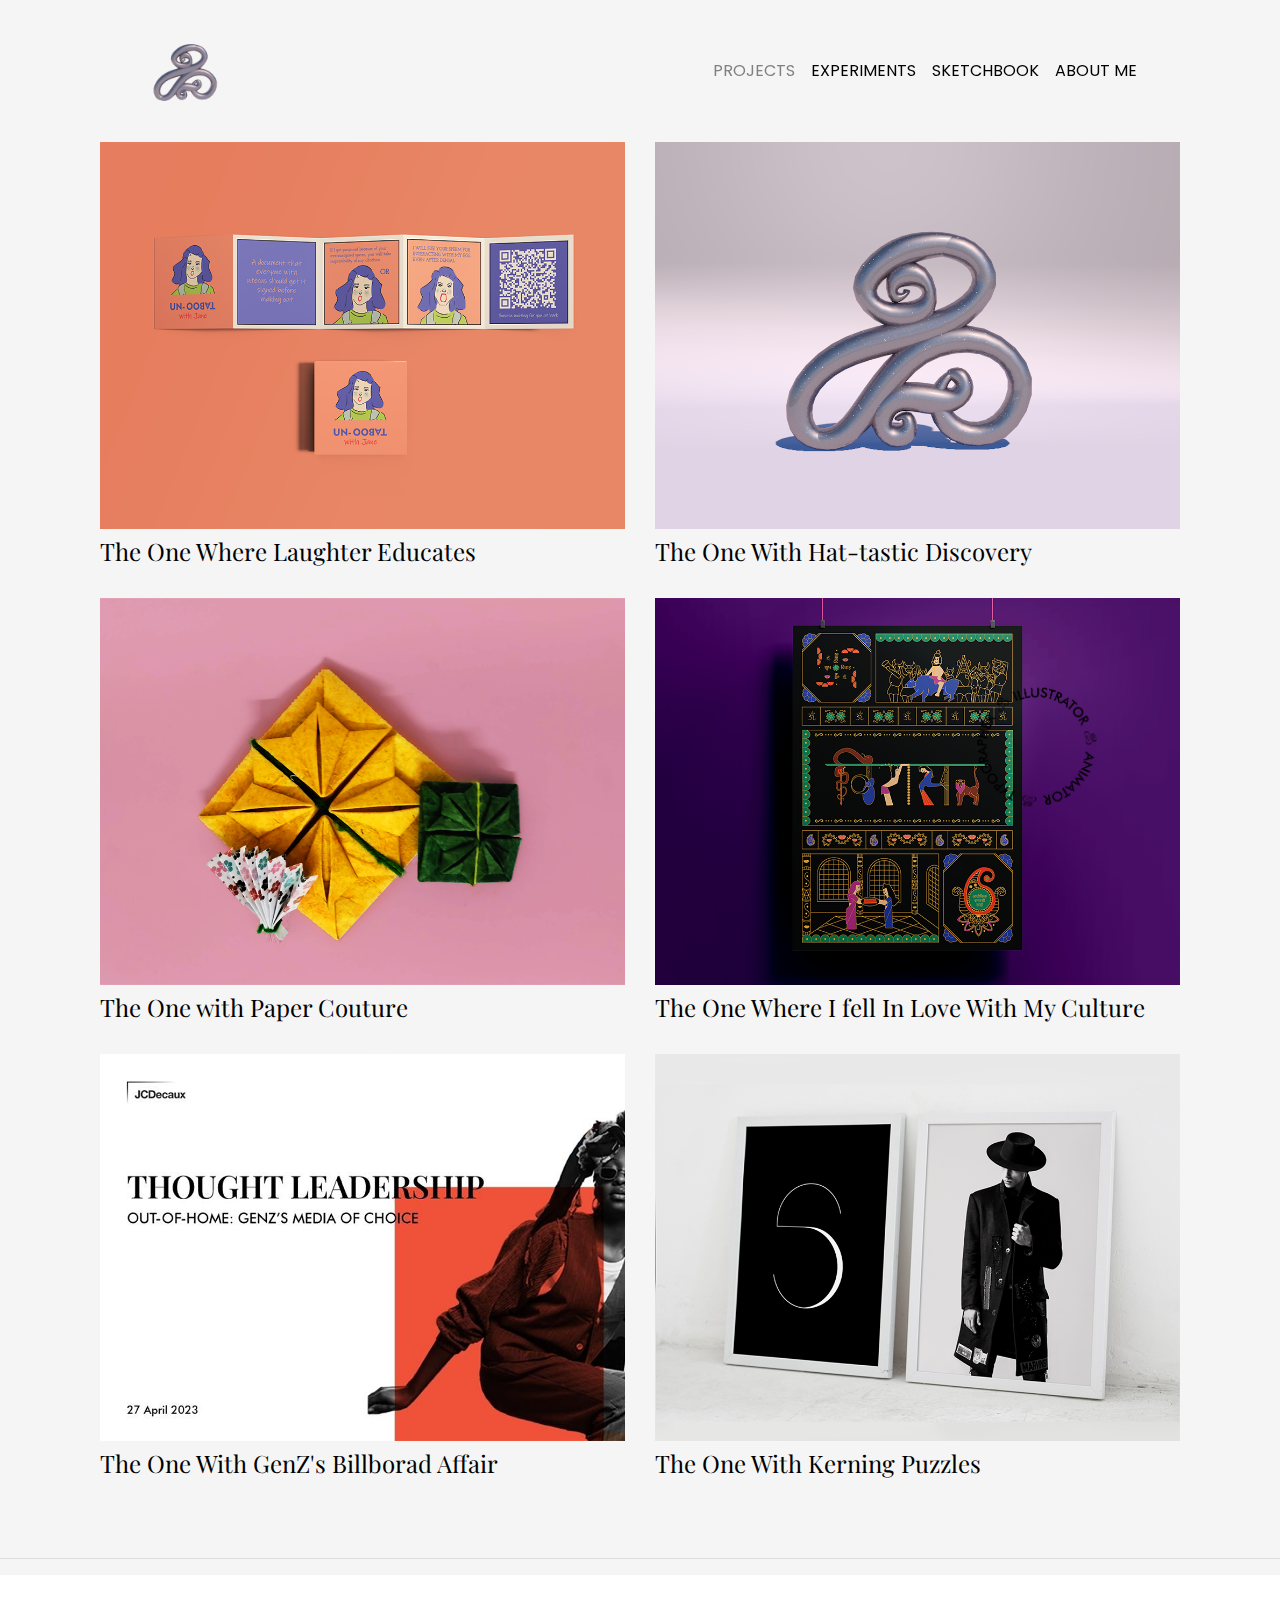
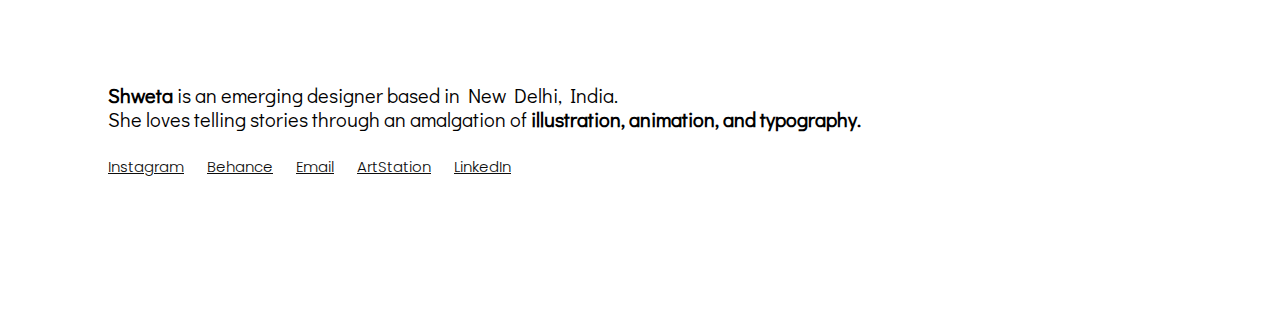
<file: Projects.html>
<!DOCTYPE html>
<html lang="en">
<head>
  <meta charset="UTF-8">
  <meta http-equiv="X-UA-Compatible" content="IE=edge">
  <meta name="viewport" content="width=device-width, initial-scale=1.0">
  <link rel="preconnect" href="https://fonts.googleapis.com">
  <link rel="preconnect" href="https://fonts.gstatic.com" crossorigin>
  <link href="https://fonts.googleapis.com/css2?family=Poppins:wght@600&display=swap" rel="stylesheet">
  <link rel="preconnect" href="https://fonts.googleapis.com">
  <link rel="preconnect" href="https://fonts.gstatic.com" crossorigin>
  <link href="https://fonts.googleapis.com/css2?family=Didact+Gothic&display=swap" rel="stylesheet">
  <link rel="preconnect" href="https://fonts.googleapis.com">
  <link rel="preconnect" href="https://fonts.gstatic.com" crossorigin>
  <link href="https://fonts.googleapis.com/css2?family=Playfair+Display:wght@700&display=swap" rel="stylesheet">
  <link rel="icon" type="image/x-icon" href="Images/favicon.svg">
  <link rel="stylesheet" href="bs/css/bootstrap.css">
  <link rel="stylesheet" href="bs/css/mdb.css">
  <link rel="stylesheet" href="bs/css/style.css">
  <link rel="stylesheet" media="(max-width:500px)" href="mobile.css">
  <link rel="stylesheet" media="(min-width:501px) and (max-width:768px)" href="tablet.css">
  <link rel="stylesheet" media="(min-width:769px) and (max-width:1200px)" href="laptop.css">
  <link rel="stylesheet" media="(min-width:1201px)" href="wide.css">
  <title>Silver Hat | Projects</title>

  <style>

    .custom-cursor {
      cursor: url('Images/cursor.png'), pointer;
    }

    .navbar{
      box-shadow: none !important;
      position: sticky;
      top: 0;
      width: 100%;
      z-index: 2;
      background-color: whitesmoke;
    }
    .active-head{
      color: grey !important;
    }
    a{
      text-align: center;
      font-family: 'Poppins', sans-serif;
    }
    ::-webkit-scrollbar {
      display: none;
      -ms-overflow-style: none;  /* IE and Edge */
      scrollbar-width: none;  /* Firefox */
    }

    #image {
      position: fixed;
      right: 0;
      bottom: 0;
      box-shadow: none;
      z-index: 1;
    }


    body{
      background-color: whitesmoke;
      color: black;
    }
    h4{
      font-family: 'Playfair Display', serif;
      text-align: left;
      color: black;
    }
    .image-container {
      overflow: hidden;
    }

    .image-container img {
      filter: grayscale(0%);
      transition: filter 0.3s ease;
    }

    .image-container img:hover {
      filter: grayscale(100%);
    }



    .footer-text{
      font-family: 'Didact Gothic', sans-serif;
      color: black !important;
    }
    .links{
      font-family: 'Didact Gothic', sans-serif;
      font-size: 15px;
    }
    .links a{
      color: #0d0d0d !important;
      margin-right: 20px;
    }
    .footer-box{
      height: 40vh;
      width: 100%;
      background-color: white !important;
    }

  </style>
</head>
<body>

<!--------------navbar-------------->
<nav class="navbar navbar-expand-lg navbar-light bg-white py-3">
  <a class="navbar-brand" href="index.html">
    <img src="Images/Silver_logo.png" class="custom-cursor" width="100px">
  </a>
  <button class="navbar-toggler" data-toggle="collapse" data-target="#simpleNavbar">
    <span class="navbar-toggler-icon custom-cursor"></span>
  </button>
  <div class="collapse navbar-collapse" id="simpleNavbar">
    <ul class="navbar-nav ml-auto">
      <li class="nav-item">
        <a class="nav-link active-head custom-cursor" href="Projects.html"><b>PROJECTS</b></a>
      </li>
      <li class="nav-item">
        <a class="nav-link custom-cursor" href="Illustrations.html"><b>EXPERIMENTS</b></a>
      </li>
      <li class="nav-item">
        <a class="nav-link custom-cursor" href="Sketchbook.html"><b>SKETCHBOOK</b></a>
      </li>
      <li class="nav-item">
        <a class="nav-link custom-cursor" href="About_Me.html"><b>ABOUT ME</b></a>
      </li>
    </ul>
  </div>
</nav>

<!----------------------Content------------------->
<div class="matter main-body mb-5">

  <!-------------Rotating image---------------->
  <div>
    <img id="image" src="Images/Rotate_logo.png" alt="Rotating Image">
  </div>

  <!----------------Images---------------------->
  <div class="row">
    <div class="col-md-6 mb-4 image-container">
      <a href="Un-taboo%20with%20Jane.html"><img src="Images/Cover/Jane.png" class="custom-cursor" width="100%" alt="">
      <h4 class="pt-2">The One Where Laughter Educates</h4></a>
    </div>
    <div class="col-md-6 mb-4 image-container">
      <a href="Silver%20Hat.html"><img src="Images/Cover/Silver.png" class="custom-cursor" width="100%" alt="">
      <h4 class="pt-2">The One With Hat-tastic Discovery</h4></a>
    </div>
  </div>

  <div class="row">
    <div class="col-md-6 mb-4 image-container">
      <a href="Reincarne.html"><img src="Images/Cover/Reincarne.png" class="custom-cursor" width="100%" alt="">
      <h4 class="pt-2">The One with Paper Couture</h4></a>
    </div>
    <div class="col-md-6 mb-4 image-container">
      <a href="Virasat.html"><img src="Images/Cover/Viraasat.png"  class="custom-cursor" width="100%" alt="">
      <h4 class="pt-2">The One Where I fell In Love With My Culture</h4></a>
    </div>
  </div>

  <div class="row">
    <div class="col-md-6 mb-4 image-container">
      <a href="JCDecaux.html"><img src="Images/Cover/JCDecaux.png" class="custom-cursor" width="100%" alt="">
      <h4 class="pt-2">The One With GenZ's Billborad Affair</h4></a>
    </div>
    <div class="col-md-6 mb-4 image-container">
      <a href="Enigma.html"><img src="Images/Cover/Enigma.png" class="custom-cursor" width="100%" alt="">
      <h4 class="pt-2">The One With Kerning Puzzles</h4></a>
    </div>
  </div>
  
</div>

<!----------------Footer---------------------->

<hr>

<div class="footer-box padding-text">
  <h5 class="footer-text"><b>
    <b>Shweta</b> is an emerging designer based in New Delhi, India.
    <br>She loves telling stories through an amalgation of <b>illustration, animation, and typography.</b></b>
  </h5>
  <div class="links mt-4">
    <a href="https://www.instagram.com/your_silver_hat/" target="_blank" class="custom-cursor"><u>Instagram</u></a>
    <a href="https://www.behance.net/shwetasingh43" target="_blank" class="custom-cursor"><u>Behance</u></a>
    <a href="mailto:silverhatexpress@gmail.com" target="_blank" class="custom-cursor"><u>Email</u></a>
    <a href="https://www.artstation.com/shweta6" target="_blank" class="custom-cursor"><u>ArtStation</u></a>
    <a href="https://www.linkedin.com/in/shweta-0609aa222/" target="_blank" class="custom-cursor"><u>LinkedIn</u></a>
  </div>
</div>


<script>
  const image = document.getElementById('image');
  let isScrolling = false;
  let rotationInterval;
  let rotationAngle = 0;
  const rotationSpeed = 1; // Adjust the rotation speed as needed

  function rotateImage() {
    rotationAngle += rotationSpeed;
    image.style.transform = `rotate(${rotationAngle}deg)`;
  }

  function startRotation() {
    rotationInterval = setInterval(() => {
      rotateImage();
    }, 4); // Adjust the rotation speed as needed
  }

  function stopRotation() {
    clearInterval(rotationInterval);
  }

  function handleScroll() {
    if (!isScrolling) {
      isScrolling = true;
      startRotation();
    }

    clearTimeout(isScrolling);
    isScrolling = setTimeout(() => {
      isScrolling = false;
      stopRotation();
    }, 200); // Adjust the delay value as needed
  }

  window.addEventListener('scroll', handleScroll);

</script>
<script src="bs/js/jquery.js"></script>
<script src="bs/js/popper.js"></script>
<script src="bs/js/bootstrap.js"></script>
<script src="bs/js/mdb.js"></script>

</body>
</html>
</file>
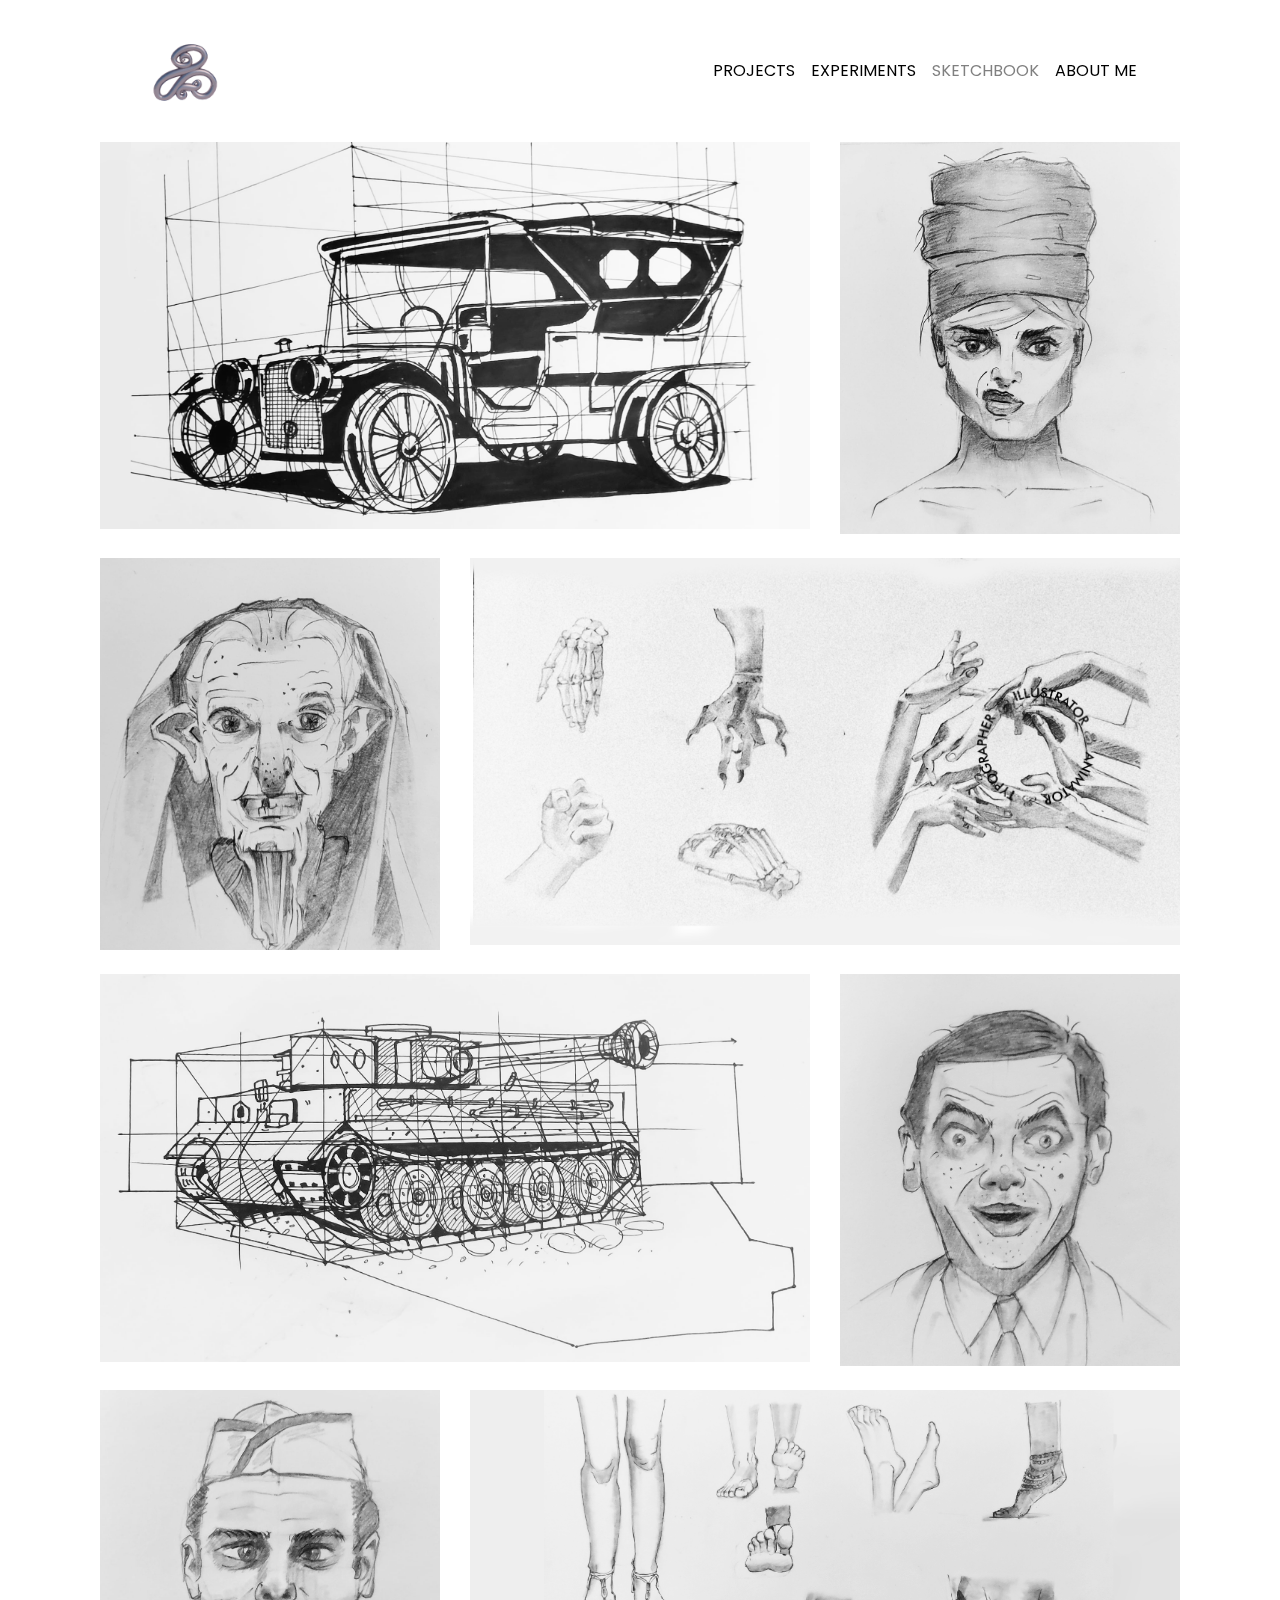
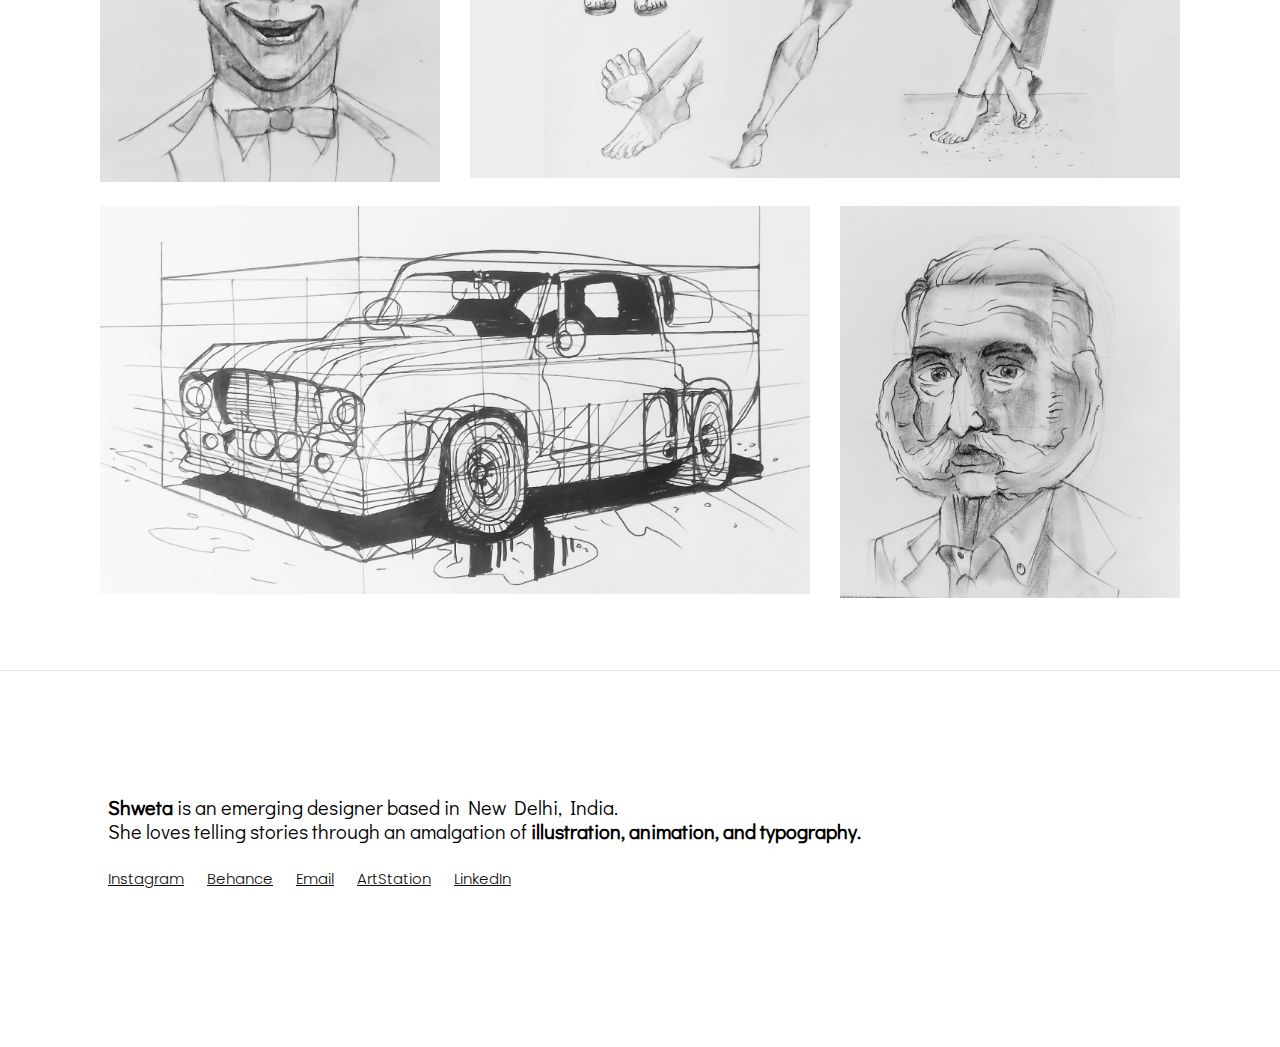
<file: Sketchbook.html>
<!DOCTYPE html>
<html lang="en">
<head>
  <meta charset="UTF-8">
  <meta http-equiv="X-UA-Compatible" content="IE=edge">
  <meta name="viewport" content="width=device-width, initial-scale=1.0">
  <link rel="preconnect" href="https://fonts.googleapis.com">
  <link rel="preconnect" href="https://fonts.gstatic.com" crossorigin>
  <link href="https://fonts.googleapis.com/css2?family=Poppins:wght@600&display=swap" rel="stylesheet">
  <link rel="preconnect" href="https://fonts.googleapis.com">
  <link rel="preconnect" href="https://fonts.gstatic.com" crossorigin>
  <link href="https://fonts.googleapis.com/css2?family=Didact+Gothic&display=swap" rel="stylesheet">
  <link rel="preconnect" href="https://fonts.googleapis.com">
  <link rel="preconnect" href="https://fonts.gstatic.com" crossorigin>
  <link href="https://fonts.googleapis.com/css2?family=Playfair+Display:wght@700&display=swap" rel="stylesheet">
  <link rel="icon" type="image/x-icon" href="Images/favicon.svg">
  <link rel="stylesheet" href="bs/css/bootstrap.css">
  <link rel="stylesheet" href="bs/css/mdb.css">
  <link rel="stylesheet" href="bs/css/style.css">
  <link rel="stylesheet" media="(max-width:500px)" href="mobile.css">
  <link rel="stylesheet" media="(min-width:501px) and (max-width:768px)" href="tablet.css">
  <link rel="stylesheet" media="(min-width:769px) and (max-width:1200px)" href="laptop.css">
  <link rel="stylesheet" media="(min-width:1201px)" href="wide.css">
  <title>Silver Hat | Sketchbook</title>

  <style>

    .custom-cursor {
      cursor: url('Images/cursor.png'), pointer;
    }

    .navbar{
      box-shadow: none !important;
      position: sticky;
      top: 0;
      width: 100%;
      background-color: white;
      z-index: 2;
    }
    .active-head{
      color: grey !important;
    }
    a{
      text-align: center;
      font-family: 'Poppins', sans-serif;
    }
    ::-webkit-scrollbar {
      display: none;
      -ms-overflow-style: none;  /* IE and Edge */
      scrollbar-width: none;  /* Firefox */
    }

    #image {
      position: fixed;
      right: 0;
      bottom: 0;
      box-shadow: none;
      z-index: 1;
    }


    body{
      background-color: white;
      color: black;
    }
    h4{
      font-family: 'Playfair Display', serif;
      text-align: left;
      color: black;
    }



    .footer-text{
      font-family: 'Didact Gothic', sans-serif;
      color: black !important;
    }
    .links{
      font-family: 'Didact Gothic', sans-serif;
      font-size: 15px;
    }
    .links a{
      color: #0d0d0d !important;
      margin-right: 20px;
    }
    .footer-box{
      height: 40vh;
      width: 100%;
      background-color: white !important;
    }

  </style>
</head>
<body>

<!--------------navbar-------------->
<nav class="navbar navbar-expand-lg navbar-light bg-white py-3">
  <a class="navbar-brand" href="index.html">
    <img src="Images/Silver_logo.png" class="custom-cursor" width="100px">
  </a>
  <button class="navbar-toggler" data-toggle="collapse" data-target="#simpleNavbar">
    <span class="navbar-toggler-icon custom-cursor"></span>
  </button>
  <div class="collapse navbar-collapse" id="simpleNavbar">
    <ul class="navbar-nav ml-auto">
      <li class="nav-item">
        <a class="nav-link custom-cursor" href="Projects.html"><b>PROJECTS</b></a>
      </li>
      <li class="nav-item">
        <a class="nav-link custom-cursor" href="Illustrations.html"><b>EXPERIMENTS</b></a>
      </li>
      <li class="nav-item">
        <a class="nav-link active-head custom-cursor" href="Sketchbook.html"><b>SKETCHBOOK</b></a>
      </li>
      <li class="nav-item">
        <a class="nav-link custom-cursor" href="About_Me.html"><b>ABOUT ME</b></a>
      </li>
    </ul>
  </div>
</nav>

<!----------------------Content------------------->
<div class="matter main-body mb-5">

  <!-------------Rotating image---------------->
  <div>
    <img id="image" src="Images/Rotate_logo.png" alt="Rotating Image">
  </div>

  <!----------------Images---------------------->

  <div class="row">
    <div class="col-md-8 mb-4">
      <img src="Images/Sketchbook/Sketch_01.png" width="100%" alt="">
    </div>
    <div class="col-md-4 mb-4">
      <img src="Images/Sketchbook/Sketch_02.png" width="100%" alt="">
    </div>
  </div>

  <div class="row">
    <div class="col-md-4 mb-4">
      <img src="Images/Sketchbook/Sketch_03.png" width="100%" alt="">
    </div>
    <div class="col-md-8 mb-4">
      <img src="Images/Sketchbook/Sketch_04.png" width="100%" alt="">
    </div>
  </div>

  <div class="row">
    <div class="col-md-8 mb-4">
      <img src="Images/Sketchbook/Sketch_05.png" width="100%" alt="">
    </div>
    <div class="col-md-4 mb-4">
      <img src="Images/Sketchbook/Sketch_06.png" width="100%" alt="">
    </div>
  </div>

  <div class="row">
    <div class="col-md-4 mb-4">
      <img src="Images/Sketchbook/Sketch_07.png" width="100%" alt="">
    </div>
    <div class="col-md-8 mb-4">
      <img src="Images/Sketchbook/Sketch_08.png" width="100%" alt="">
    </div>
  </div>

  <div class="row">
    <div class="col-md-8 mb-4">
      <img src="Images/Sketchbook/Sketch_09.png" width="100%" alt="">
    </div>
    <div class="col-md-4 mb-4">
      <img src="Images/Sketchbook/Sketch_10.png" width="100%" alt="">
    </div>
  </div>


</div>

<!----------------Footer---------------------->

<hr>

<div class="footer-box padding-text">
  <h5 class="footer-text"><b>
    <b>Shweta</b> is an emerging designer based in New Delhi, India.
    <br>She loves telling stories through an amalgation of <b>illustration, animation, and typography.</b></b>
  </h5>
  <div class="links mt-4">
    <a href="https://www.instagram.com/your_silver_hat/" target="_blank" class="custom-cursor"><u>Instagram</u></a>
    <a href="https://www.behance.net/shwetasingh43" target="_blank" class="custom-cursor"><u>Behance</u></a>
    <a href="mailto:silverhatexpress@gmail.com" target="_blank" class="custom-cursor"><u>Email</u></a>
    <a href="https://www.artstation.com/shweta6" target="_blank" class="custom-cursor"><u>ArtStation</u></a>
    <a href="https://www.linkedin.com/in/shweta-0609aa222/" target="_blank" class="custom-cursor"><u>LinkedIn</u></a>
  </div>
</div>


<script>
  const image = document.getElementById('image');
  let isScrolling = false;
  let rotationInterval;
  let rotationAngle = 0;
  const rotationSpeed = 1; // Adjust the rotation speed as needed

  function rotateImage() {
    rotationAngle += rotationSpeed;
    image.style.transform = `rotate(${rotationAngle}deg)`;
  }

  function startRotation() {
    rotationInterval = setInterval(() => {
      rotateImage();
    }, 4); // Adjust the rotation speed as needed
  }

  function stopRotation() {
    clearInterval(rotationInterval);
  }

  function handleScroll() {
    if (!isScrolling) {
      isScrolling = true;
      startRotation();
    }

    clearTimeout(isScrolling);
    isScrolling = setTimeout(() => {
      isScrolling = false;
      stopRotation();
    }, 200); // Adjust the delay value as needed
  }

  window.addEventListener('scroll', handleScroll);

</script>
<script src="bs/js/jquery.js"></script>
<script src="bs/js/popper.js"></script>
<script src="bs/js/bootstrap.js"></script>
<script src="bs/js/mdb.js"></script>

</body>
</html>
</file>
<file: bs/css/style.css>
.navbar{
    padding-left: 15vh;
    padding-right: 15vh;
}

.right-align{
   text-align: right;
}

.right-text-padding{
    padding-top: 20vh !important;
    padding-bottom: 20vh !important;
    padding-left: 20vh !important;
}

.top-margin{
    margin-top: 20vh !important;
    margin-bottom: 20vh !important;
}
</file>
<file: mobile.css>
.matter{
    margin-left: 30px;
    margin-right: 30px;
}

#image{
    visibility: hidden;
}

.column {
    -ms-flex: 100%;
    flex: 100%;
    max-width: 100%;
}

.navbar{
    background-color: rgba(255,255,255,0.5) !important;
}

.padding-text{
    padding: 7vh;
}

.black-matter{
    padding-left: 30px;
    background-color: black;
    color: white;
    padding-right: 20vh !important;
}
</file>
<file: tablet.css>
.matter{
    margin-left: 50px;
    margin-right: 50px;
}

#image{
    visibility: hidden;
}

.column {
    -ms-flex: 50%;
    flex: 50%;
    max-width: 50%;
}

.navbar{
    background-color: rgba(255,255,255,0.5) !important;
}

.padding-text{
    padding: 8vh;
}

.black-matter{
    padding-left: 50px;
    background-color: black;
    color: white;
    padding-right: 20vh !important;
}
</file>
<file: laptop.css>
.matter{
    margin-left: 60px;
    margin-right: 60px;
}

#image{
    margin-right: 15vh;
    margin-bottom: 10vh;
    width: 15%;
}

.column {
    -ms-flex: 50%;
    flex: 50%;
    max-width: 50%;
}

.navbar{
    background-color: rgba(50,50,50,0) !important;
}

.padding-text{
    padding: 10vh;
}

.black-matter{
    padding-left: 60px;
    background-color: black;
    color: white;
    padding-right: 20vh !important;
}
</file>
<file: wide.css>
.matter{
    margin-left: 100px;
    margin-right: 100px;
}

#image{
    margin-right: 20vh;
    margin-bottom: 10vh;
    width: 10%;
}

.navbar{
    background-color: rgba(50,50,50,0) !important;
}

.padding-text{
    padding: 12vh;
}

.black-matter{
    padding-left: 100px;
    background-color: black;
    color: white;
    padding-right: 20vh !important;
}
</file>
